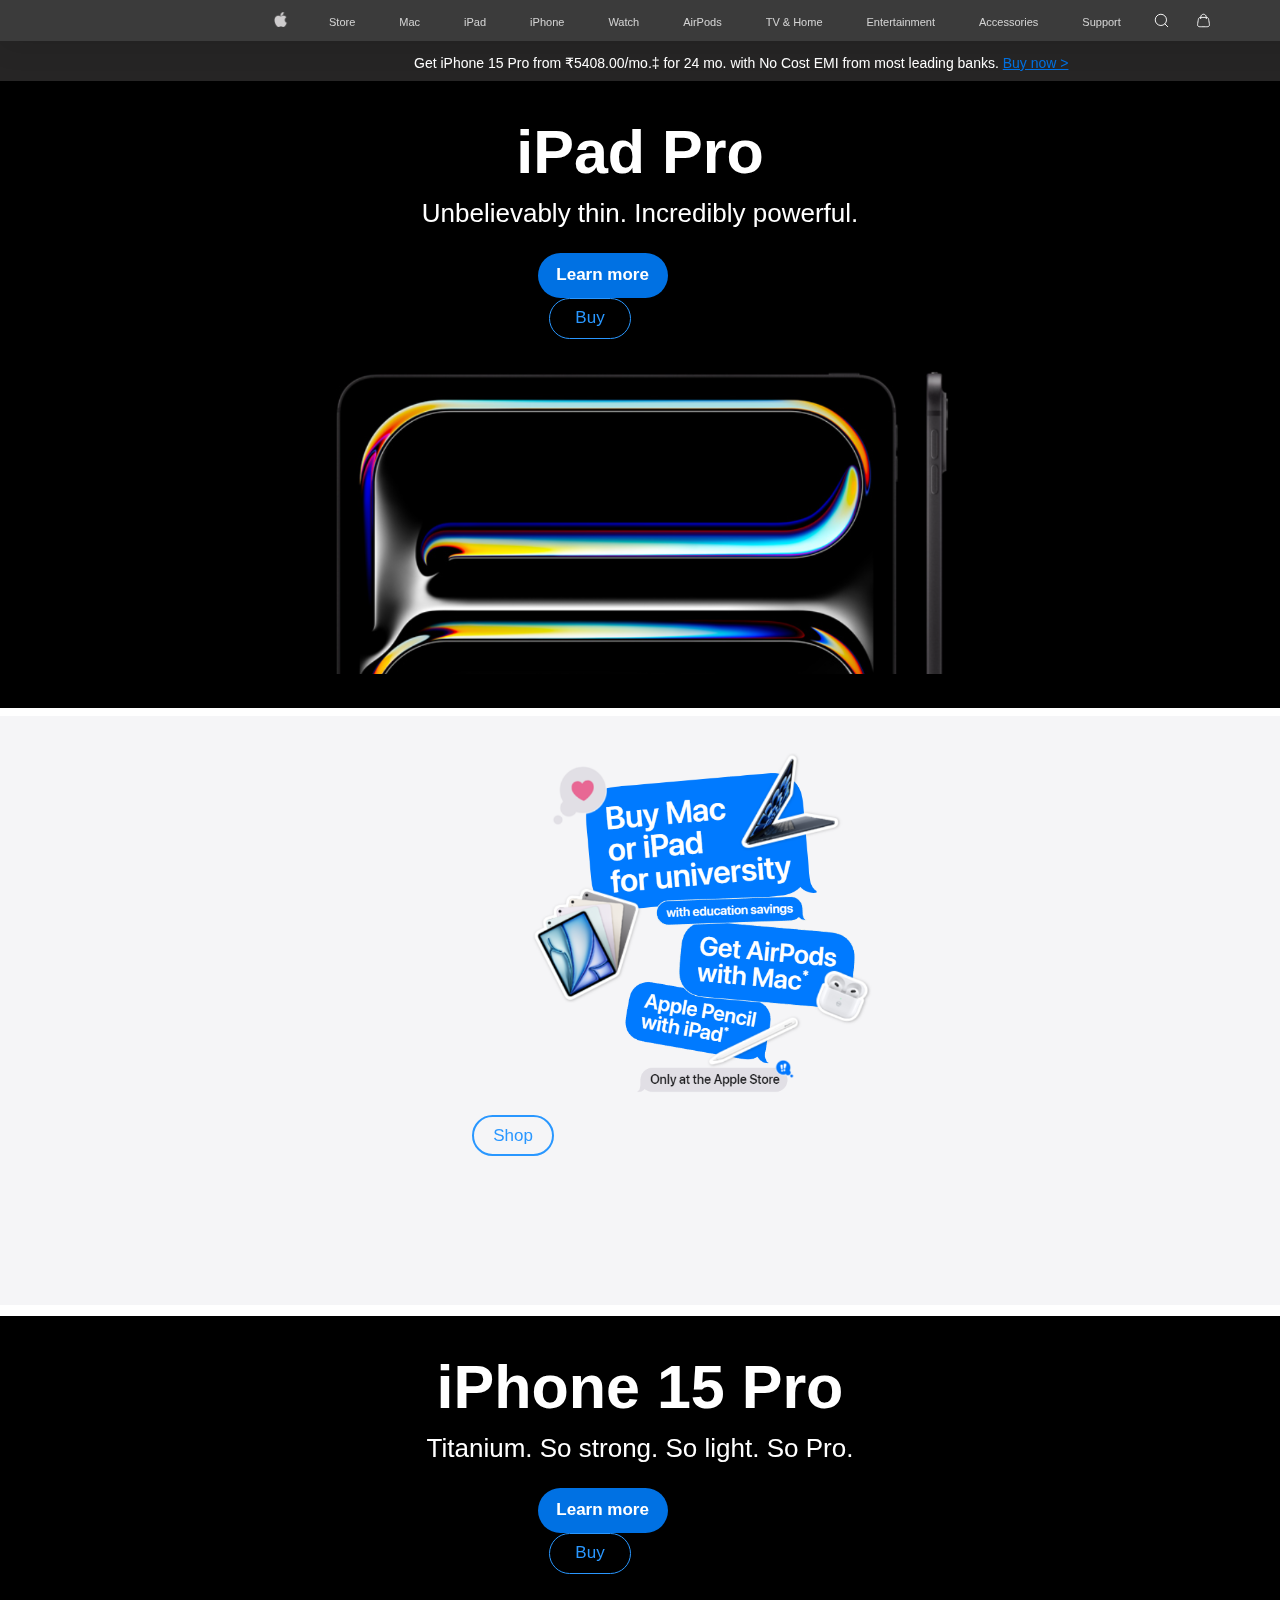
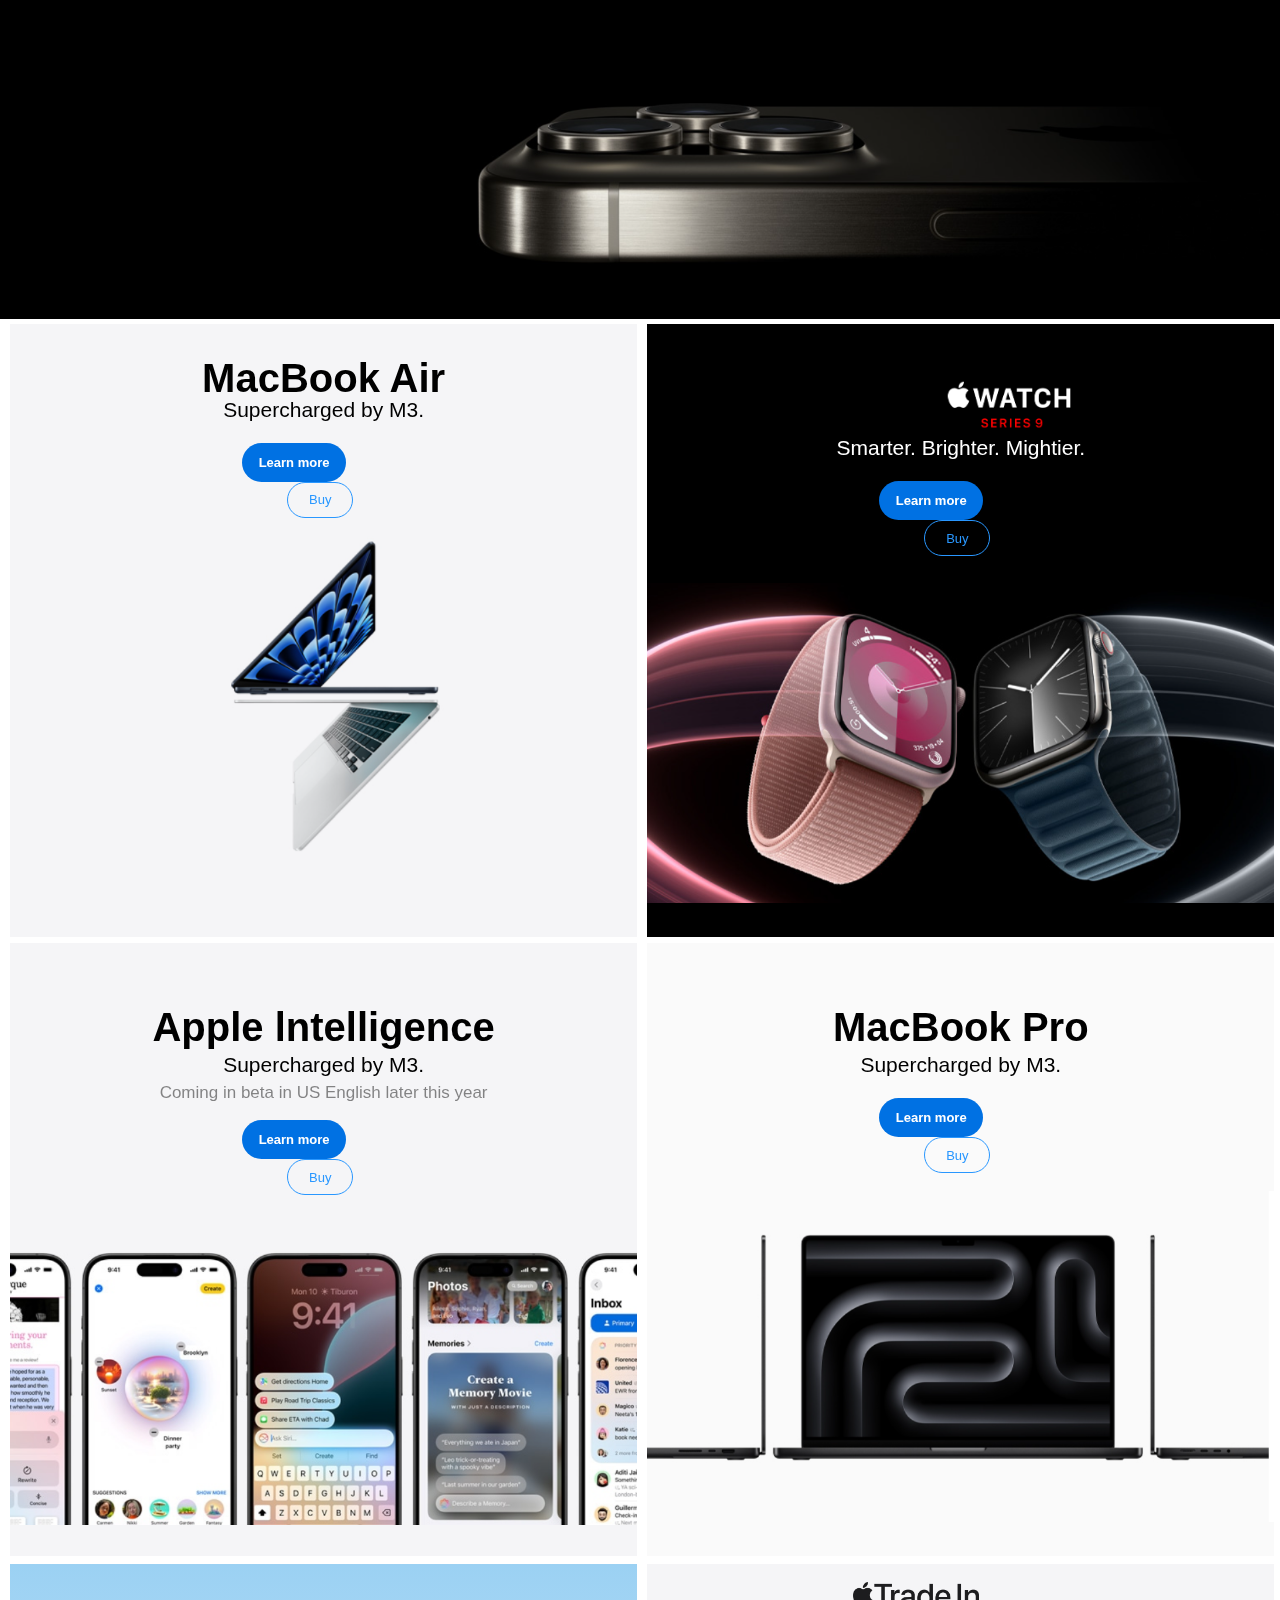
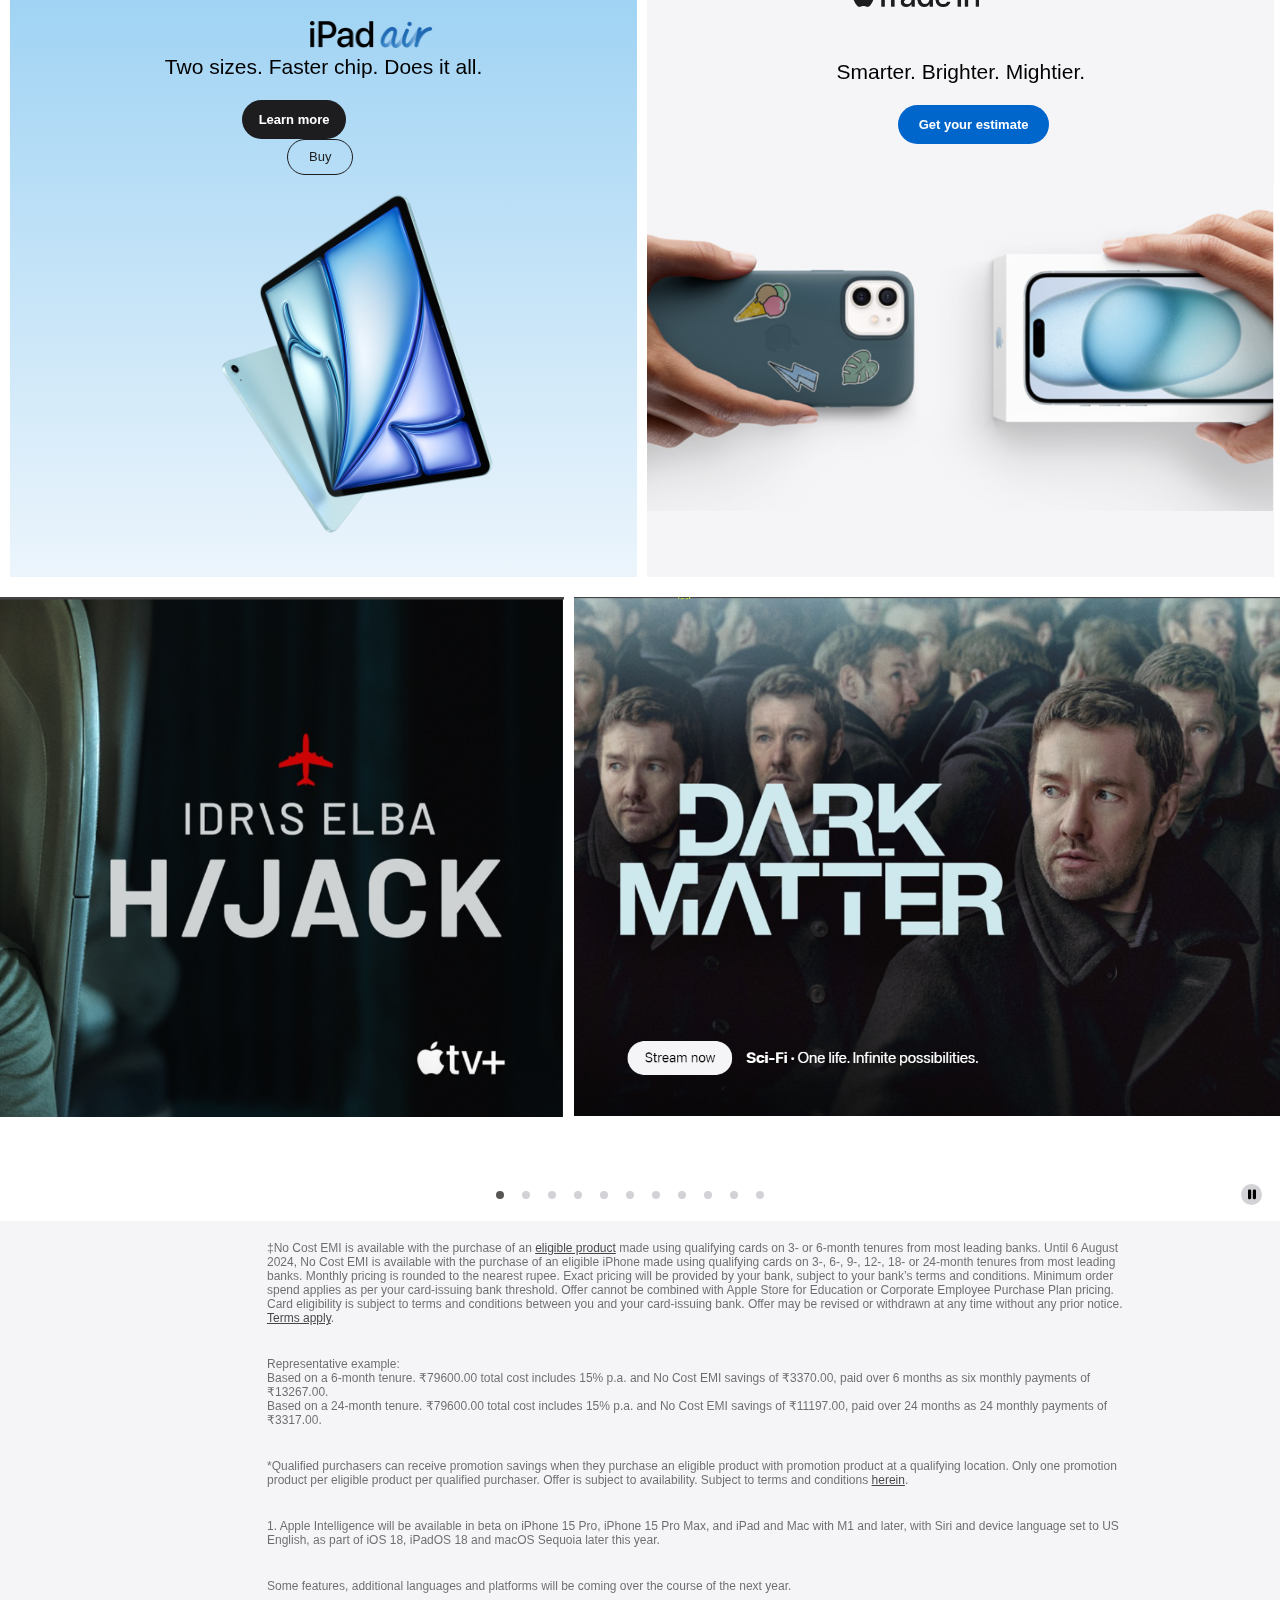
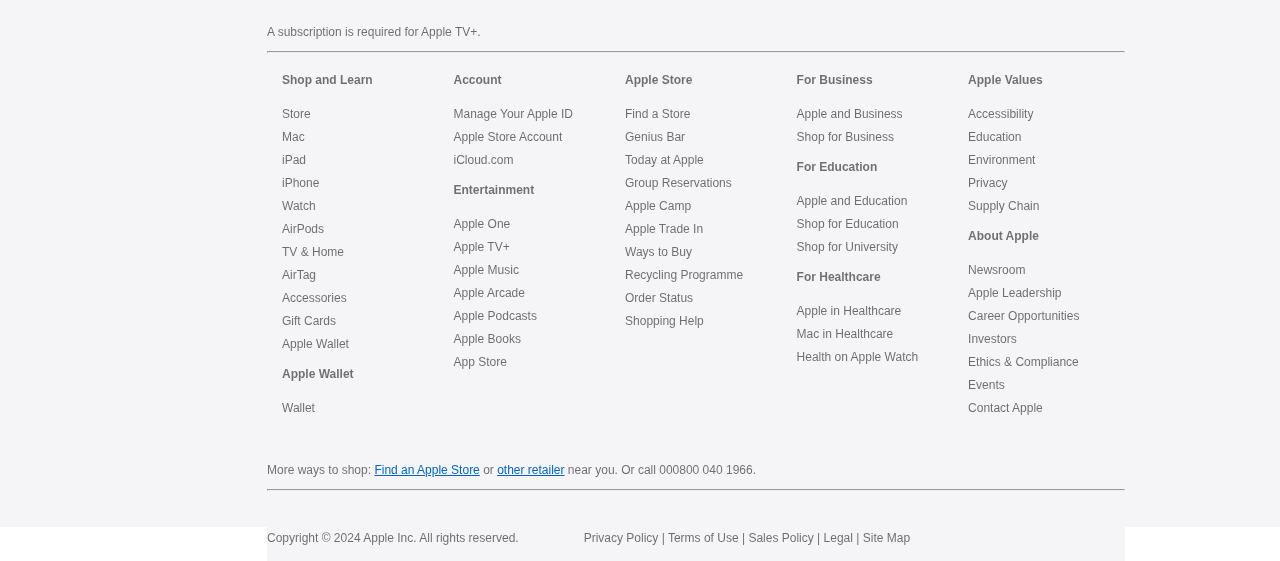
<file: index.html>
<!DOCTYPE html>
<html lang="en">
<head>
    <meta charset="UTF-8">
    <meta name="viewport" content="width=device-width, initial-scale=1.0">
    <title>Apple (india)</title>
    <link href="style.css" type="text/css" rel="stylesheet">
    <link href="tutorials-apple-removebg-preview.png" rel="icon" type="image/x-icon">
</head>
<body>
    
    <div class="main_body">
        <div class="header_main">
            
            <img src="apple.png" class="apple_logo">
            <nav>
               <ul class="header_font">
                <li id="font_header">Store</li>
                <li id="font_header">Mac</li>
                <li id="font_header">iPad</li>
                <li id="font_header">iPhone</li>
                <li id="font_header">Watch</li>
                <li id="font_header">AirPods</li>
                <li id="font_header">TV & Home</li>
                <li id="font_header">Entertainment</li>
                <li id="font_header">Accessories</li>
                <li id="font_header">Support</li>
                </ul>
                <svg xmlns="http://www.w3.org/2000/svg" viewBox="0 0 24 24" width="15" height="15" color="white" fill="none">
                    <path d="M17.5 17.5L22 22" stroke="currentColor" stroke-width="1.5" stroke-linecap="round" stroke-linejoin="round" />
                    <path d="M20 11C20 6.02944 15.9706 2 11 2C6.02944 2 2 6.02944 2 11C2 15.9706 6.02944 20 11 20C15.9706 20 20 15.9706 20 11Z" stroke="currentColor" stroke-width="1.5" stroke-linejoin="round" />
                </svg>
                <section>
                <svg class="box" xmlns="http://www.w3.org/2000/svg" viewBox="0 0 24 24" width="15" height="15" color="#ffffff" fill="none">
                    <path d="M3.06164 14.4413L3.42688 12.2985C3.85856 9.76583 4.0744 8.49951 4.92914 7.74975C5.78389 7 7.01171 7 9.46734 7H14.5327C16.9883 7 18.2161 7 19.0709 7.74975C19.9256 8.49951 20.1414 9.76583 20.5731 12.2985L20.9384 14.4413C21.5357 17.946 21.8344 19.6983 20.9147 20.8491C19.995 22 18.2959 22 14.8979 22H9.1021C5.70406 22 4.00504 22 3.08533 20.8491C2.16562 19.6983 2.4643 17.946 3.06164 14.4413Z" stroke="currentColor" stroke-width="1.5" />
                    <path d="M7.5 9L7.71501 5.98983C7.87559 3.74176 9.7462 2 12 2C14.2538 2 16.1244 3.74176 16.285 5.98983L16.5 9" stroke="currentColor" stroke-width="1.5" stroke-linecap="round" />
                </svg>
            </section>
            </nav>
                
        </div>
        </div>
        
        <div class="header">
            <div class="first_small_header">

            </div>
            <div class="first_sub_header">
                <p class="word">Get iPhone 15 Pro from ₹5408.00/mo.‡ for 24 mo. with No Cost EMI from most leading banks. <a id="link_color" href="#">Buy now ></a></p>
            </div>
            <div class="first_slide">
                <div class="heading_section_texts">
                    <h1 id="first_slide_head">iPad Pro</h1>
                    <p id="secont_slide_head">Unbelievably thin. Incredibly powerful.</p>
                    <button class="learn_more_button">Learn more</button>
                    <input  type="button"  value="Buy" ><br>
                    <img src="Screenshot 2024-08-02 183408.png">
                </div>
               
            </div>
            <div class="secont_slide">
                <img class="second_img" src="Screenshot 2024-08-03 014720.png">
                <input  type="button"  value="Shop" >
            </div>
            <div class="third_slide">
                <div class="heading_section_texts1">
                    <h1 id="first_slide_head1">iPhone 15 Pro</h1>
                    <p id="secont_slide_head1">Titanium. So strong. So light. So Pro.</p>
                    <button class="learn_more_button1">Learn more</button>
                    
                    <input  type="button"  value="Buy" ><br>
                    <img src="Screenshot 2024-08-03 024158.png">
                    
                </div>
            <div class="fifthe_slide">
                <div class="fifthe_slide_inner">
                       <div class="left1">
                        <h1 id="fifthe_slide_head">MacBook Air</h1>
                    <p id="fifthe_sub_slide_head">Supercharged by M3.</p>
                    <button class="learn_more_button1">Learn more</button>
                    
                    <input  type="button"  value="Buy" >
                    <img src="Screenshot 2024-08-03 101551.png">
                    
                       </div>
                        <div class="right1">
                            <div class="imag2">
                                <img  src="logo_watch_series_9__caarhvmrw9si_large.png">
                            </div>
                            <p id="fifthe_sub_slide_head1">Smarter. Brighter. Mightier.</p>
                            <button class="learn_more_button2">Learn more</button>
                            
                            <input  type="button"  value="Buy" >
                            <div class="imag1">
                            <img  src="Screenshot 2024-08-03 124126.png">
                        </div>
                        </div>
                        
                </div>
            </div>
            <div class="sixth_slide">
                <div class="sixth_slide_inner">
                        <div  class="left2">
                            <h1 id="sixth_slide_head">Apple lntelligence</h1>
                    <p id="sixth_sub_slide_head">Supercharged by M3.</p>
                    <p id="sixth_sub_sub_slide_head">Coming in beta in US English later this year</p>
                    <button class="learn_more_button">Learn more</button>
                    <input  type="button"  value="Buy" >
                    <img src="Screenshot 2024-08-03 130820.png">
                        </div>
                      
                        <div class="right2">
                            <h1 id="sixth_slide_head1">MacBook Pro</h1>
                    <p id="sixth_sub_slide_head1">Supercharged by M3.</p>
                    
                    <button class="learn_more_button">Learn more</button>
                    <input  type="button"  value="Buy" >
                    <img src="Screenshot 2024-08-03 144509.png">
                        </div>
                        
                </div>       
    </div>
    <div class="seventh_slide">
        <div class="seventh_slide_inner">
                <div  class="left3">
                    <div class="imag3">
                        <img  src="hero_eyebrow_logo__ee6zpqgwfxm6_large.png">
                    </div>
                    <p id="seventh_sub_slide_head">Two sizes. Faster chip. Does it all.</p>
                    <button class="learn_more_button1">Learn more</button>
                    
                    <input  type="button"  value="Buy" >
                    <img src="hero_endframe__fvm22b45e5me_large.png">
                    
                </div>
                <div class="right3">
                    <div class="imag_top">
                        <img  src="apple-trade-in-logo-202303.png">
                    </div>
                    <p id="seventh_slide_head1">Smarter. Brighter. Mightier.</p>
                    <div class="button_setting">
                    <button class="seventh_sub_slide_head1">Get your estimate</button>
                    </div>  
                    <div class="imag_last">
                    <img  src="Screenshot 2024-08-03 152327.png">
                </div>
                </div>    
    </div>
</div>
<main>
    
<div class="eight_slide">
    <div class="item">
        <img src="slideimage/Screenshot 2024-08-05 002855.png">
    </div>
    <div class="item">
        <img src="slideimage/Screenshot 2024-08-05 002758.png">
    </div>
    <div class="item">
        <img src="slideimage/Screenshot 2024-08-04 132700.png">
    </div>
    <div class="item">
        <img src="slideimage/Screenshot 2024-08-04 132744.png">
    </div>
    <div class="item">
        <img src="slideimage/Screenshot 2024-08-04 132848.png">
    </div>
    <div class="item">
        <img src="slideimage/Screenshot 2024-08-04 132937.png">
    </div>
    <div class="item">
        <img src="slideimage/Screenshot 2024-08-04 133017.png">
    </div>
    <div class="item">
        <img src="slideimage/Screenshot 2024-08-04 133044.png">
    </div>
    
    <div class="item">
        <img src="slideimage/Screenshot 2024-08-04 133119.png">
    </div>

</div>

</main>
<div class="scroll_uder_section">
    <div class="scroll_uder_section_inner">
        <button>
            <?xml version="1.0" ?><svg viewBox="0 0 320 512" xmlns="http://www.w3.org/2000/svg"><path d="M272 63.1l-32 0c-26.51 0-48 21.49-48 47.1v288c0 26.51 21.49 48 48 48L272 448c26.51 0 48-21.49 48-48v-288C320 85.49 298.5 63.1 272 63.1zM80 63.1l-32 0c-26.51 0-48 21.49-48 48v288C0 426.5 21.49 448 48 448l32 0c26.51 0 48-21.49 48-48v-288C128 85.49 106.5 63.1 80 63.1z"/></svg>
        </button>
        <div class="last_dot">
            <ul>
                <li id="color1"></li>
                <li></li>
                <li></li>
                <li></li>
                <li></li>
                <li></li>
                <li></li>
                <li></li>
                <li></li>
                <li></li>
                <li></li>

            </ul>

        </div>
    </div>
     
</div>
<footer>
    <div class="footer_content">
        <div class="footer_content_inner">
        <p>
            ‡No Cost EMI is available with the purchase of an <a href="#">eligible product</a> made using qualifying cards on 3- or 6-month tenures from most leading banks. Until 6 August 2024, No Cost EMI is available with the purchase of an eligible iPhone made using qualifying cards on 3-, 6-, 9-, 12-, 18- or 24-month tenures from most leading banks. Monthly pricing is rounded to the nearest rupee. Exact pricing will be provided by your bank, subject to your bank’s terms and conditions. Minimum order spend applies as per your card-issuing bank threshold. Offer cannot be combined with Apple Store for Education or Corporate Employee Purchase Plan pricing. Card eligibility is subject to terms and conditions between you and your card-issuing bank. Offer may be revised or withdrawn at any time without any prior notice. <a href="#">Terms apply</a>.
        </p>
        <p>
            Representative example:
            <br> Based on a 6-month tenure. ₹79600.00 total cost includes 15% p.a. and No Cost EMI savings of ₹3370.00, paid over 6 months as six monthly payments of ₹13267.00.
            <br> Based on a 24-month tenure. ₹79600.00 total cost includes 15% p.a. and No Cost EMI savings of ₹11197.00, paid over 24 months as 24 monthly payments of ₹3317.00.
        </p>
        <p>
            *Qualified purchasers can receive promotion savings when they purchase an eligible product with promotion product at a qualifying location. Only one promotion product per eligible product per qualified purchaser. Offer is subject to availability. Subject to terms and conditions <a href="#">herein</a>.
        </p>
        <p>
            1. Apple Intelligence will be available in beta on iPhone 15 Pro, iPhone 15 Pro Max, and iPad and Mac with M1 and later, with Siri and device language set to US English, as part of iOS 18, iPadOS 18 and macOS Sequoia later this year.
        </p>
        <p>
            Some features, additional languages and platforms will be coming over the course of the next year.
        </p>
        <p>
            A subscription is required for Apple TV+.
        </p>
        <hr>
    </div>
    <div class="footer-container">
        <div class="footer-column">
            <h3>Shop and Learn</h3>
            <ul>
                <li>Store</li>
                <li>Mac</li>
                <li>iPad</li>
                <li>iPhone</li>
                <li>Watch</li>
                <li>AirPods</li>
                <li>TV & Home</li>
                <li>AirTag</li>
                <li>Accessories</li>
                <li>Gift Cards</li>
                <li>Apple Wallet</li>
            </ul>
            <h3>Apple Wallet</h3>
            <ul>
                <li>Wallet</li>
                
            </ul>
        </div>
        <div class="footer-column">
            <h3>Account</h3>
            <ul>
                <li>Manage Your Apple ID</li>
                <li>Apple Store Account</li>
                <li>iCloud.com</li>
            </ul>
            <h3>Entertainment</h3>
            <ul>
                <li>Apple One</li>
                <li>Apple TV+</li>
                <li>Apple Music</li>
                <li>Apple Arcade</li>
                <li>Apple Podcasts</li>
                <li>Apple Books</li>
                <li>App Store</li>
            </ul>
        </div>
        <div class="footer-column">
            <h3>Apple Store</h3>
            <ul>
                <li>Find a Store</li>
                <li>Genius Bar</li>
                <li>Today at Apple</li>
                <li>Group Reservations</li>
                <li>Apple Camp</li>
                <li>Apple Trade In</li>
                <li>Ways to Buy</li>
                <li>Recycling Programme</li>
                <li>Order Status</li>
                <li>Shopping Help</li>
            </ul>
        </div>
        <div class="footer-column">
            <h3>For Business</h3>
            <ul>
                <li>Apple and Business</li>
                <li>Shop for Business</li>
            </ul>
            <h3>For Education</h3>
            <ul>
                <li>Apple and Education</li>
                <li>Shop for Education</li>
                <li>Shop for University</li>
            </ul>
            <h3>For Healthcare</h3>
            <ul>
                <li>Apple in Healthcare</li>
                <li>Mac in Healthcare</li>
                <li>Health on Apple Watch</li>
            </ul>
        </div>
        <div class="footer-column">
            <h3>Apple Values</h3>
            <ul>
                <li>Accessibility</li>
                <li>Education</li>
                <li>Environment</li>
                <li>Privacy</li>
                <li>Supply Chain</li>
            </ul>
            <h3>About Apple</h3>
            <ul>
                <li>Newsroom</li>
                <li>Apple Leadership</li>
                <li>Career Opportunities</li>
                <li>Investors</li>
                <li>Ethics & Compliance</li>
                <li>Events</li>
                <li>Contact Apple</li>
            </ul>
        </div>
    </div>
    <div class="under_foter">
        <div class="">
            <p>More ways to shop: <a href="#">Find an Apple Store</a> or <a href="#">other retailer</a> near you. Or call 000800 040 1966.</p>
        
        <hr id="footer_line">
        <div class="last_line_footer">
        <p>Copyright © 2024 Apple Inc. All rights reserved.</p>
        <p><a href="#">Privacy Policy</a> | <a href="#">Terms of Use</a> | <a href="#">Sales Policy</a> | <a href="#">Legal</a> | <a href="#">Site  Map</a></p>
        </div>
    </div>
    
</footer>

</body>
</html>
</file>
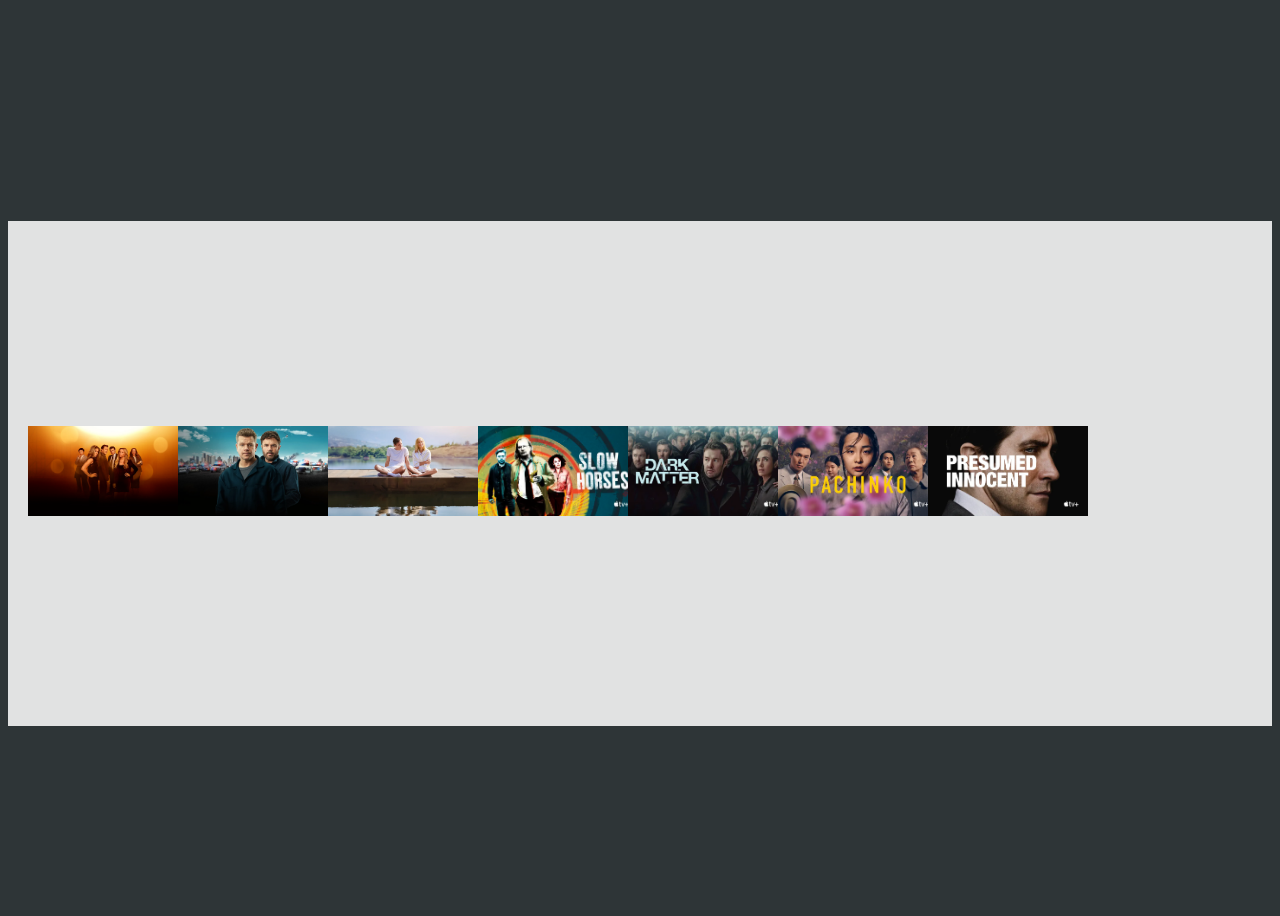
<file: in.html>
<!DOCTYPE html>
<html lang="en">
<head>
    <meta charset="UTF-8">
    <meta name="viewport" content="width=device-width, initial-scale=1.0">
    <title>Document</title>
    <link rel="stylesheet" href="ind.css" type="text/css">
</head>
<body>
    <body>
        <div class="wrapper">
            <div class="track">
                <div class="logo">
                    <img src="1679x945sr (1).webp"/>
                </div>
                <div class="logo">
                    <img src="1679x945sr (2).webp"/>
                </div>
                <div class="logo">
                    <img src="1679x945sr.webp"/>
                </div>
                <div class="logo">
                    <img src="670x377.webp"/>
                </div>
                <div class="logo">
                    <img src="738x416 (1).webp"/>
                </div>
                <div class="logo">
                    <img src="738x416 (2).webp"/>
                </div>
                <div class="logo">
                    <img src="738x416.webp"/>
                </div>
                
            </div>
        </div>
    </body>
    
</body>
</html>
</file>
<file: style.css>
.header_main{
    width: 1542px;
    height: 41px;
    background: rgb(0 0 0 / 77%);
    box-shadow: 0 4px 30px rgba(0, 0, 0, 0.1);
    backdrop-filter: blur(5px);
    -webkit-backdrop-filter: blur(5px);
    position: fixed;
    top: 0;
    
}
body{
    margin: 0px;
    font-family: SF Pro Text, SF Pro Icons, Helvetica Neue, Helvetica, Arial, sans-serif;
    scroll-behavior: smooth;
}
.apple_logo{
    width: 15px;
    height: 15px;
    padding-left: 273px;
    margin-top: 12px;
    cursor: pointer;
    
}
.header_main .header_font{
        padding-left: 27px;
        padding-top: 10px;
        color: rgba(0, 0, 0, 0.8);
        font-family: 'San Francisco', Helvetica, Arial, san-serif;
        font-size: 11px;
        display: flex;
        margin-top: -25px;
        margin-left: 258px; 
        cursor: pointer;    
}
 #font_header{
    padding-left: 44px;
    list-style-type: none;
    color: rgb(255 255 255 / 77%);
    font-size: 11px;
    cursor: pointer;
}
.header_main svg{
    margin-top: -26px;
    float: right;
    margin-right: 373px;
}
section {
    margin-right: -42px;
    margin-top: -3px;
}
.header{
    height: 724PX;
}
.first_small_header{
    width: 100%;
    height: 42px;
    background: rgb(22 22 23 / 0%);
}
.first_sub_header{
    width: 100%;
    height: 40px;
    background-color: #262525;
    margin-top: -15px;
}
.word{
    color: white;
    padding-top: 14px;
    font-size: 14px;
    padding-left: 414px
    
}
.word a{
    color: #0071e3;
    cursor: pointer;
}
.first_slide{
    width: 100%;
    height: 627px;
    background: black;
    margin-top: -41px;
}
.first_slide img{
    width: 10%;
    justify-content: center;
}
#first_slide_head{
    color: white;
    font-size: 61px;
    padding: 0px;
    text-align: center;
    padding-top: 36px;
    font-family: -apple-system, BlinkMacSystemFont, "Segoe UI", Roboto, Oxygen,
    Ubuntu, Cantarell, "Open Sans", "Helvetica Neue", sans-serif;
    font-weight: 600;
}
#secont_slide_head{
    color: white;
    margin-top: -30px;
    text-align: center;
    font-size: 26px;
    
   

}
.heading_section_texts button {
    
    margin-left: 42%;
    height: 45px;
    width: 130px;
    border-radius: 35px;
    font-size: 17px;
    background: #0071e3;
    color: white;
    border-color: transparent;
    font-weight: bold;
    margin-top: -2px;
    cursor: pointer;

   
}
.heading_section_texts button:hover{
    background: #1c80dd;
}
.heading_section_texts img{
    width: 53%;
    margin-left: 23%;
    margin-top: 5px;
}
.heading_section_texts input{
    margin-right: 649px;
    height: 41px;
    width: 82px;
    border-radius: 35px;
    font-size: 17px;
    background: #0000ff00;
    color: #2997ff;
    border: 1px solid #2997ff;
    margin-top: 0px;
    text-align: center;
    float: right;
    font-weight: normal;
    cursor: pointer;
}
.heading_section_texts input:hover{
    background: #0077ED;
    color: white;
    cursor: pointer;
}
.secont_slide{
    width: 100%;
    height: 589px;
    background: #f5f5f7;
    margin-top: 8px;
}
.second_img{
    width: 30%;
    margin-left: 510px;
    margin-top: 19px;
}
.secont_slide input{
    margin-right: 726px;
    height: 41px;
    width: 82px;
    border-radius: 35px;
    font-size: 17px;
    background: #0000ff00;
    color: #2997ff;
    border: 2px solid #2997ff;
    margin-top: 11px;
    text-align: center;
    float: right;
    cursor: pointer;
}
.secont_slide input:hover{
    background: #2997ff;
    color: white;
    cursor: pointer;
}
.third_slide{
    width: 100%;
    height: 613px;
    background: #000000;
    margin-top: 8px;
}
#first_slide_head1{
    color: white;
    font-size: 61px;
    padding: 0px;
    text-align: center;
    padding-top: 36px;
    font-family: -apple-system, BlinkMacSystemFont, "Segoe UI", Roboto, Oxygen, Ubuntu, Cantarell, "Open Sans", "Helvetica Neue", sans-serif;
    font-weight: 600;
    margin-top: 11px;
    
} 
#secont_slide_head1{
    color: white;
    margin-top: -30px;
    text-align: center;
    font-size: 26px;
   
}
.heading_section_texts1 button {
    
    margin-left: 42%;
    height: 45px;
    width: 130px;
    border-radius: 35px;
    font-size: 17px;
    background: #0071e3;
    color: white;
    border-color: transparent;
    font-weight: bold;
    margin-top: -2px;
    cursor: pointer;

   
}
.heading_section_texts1 button:hover{
    background: #1c80dd;
}
.heading_section_texts1 input{
    margin-right: 649px;
    height: 41px;
    width: 82px;
    border-radius: 35px;
    font-size: 17px;
    background: #0000ff00;
    color: #2997ff;
    border: 1px solid #2997ff;
    margin-top: 0px;
    text-align: center;
    float: right;
    font-weight: normal;
    cursor: pointer;
}
.heading_section_texts1 input:hover{
    background: #06c;
    color: white;
    cursor: pointer;
}

.third_slide img{
    width: 70%;
    justify-content: center;
    margin-left: 419px;
    margin-top: 70px;
}

.fifthe_slide{
    width: 100%;
    height: 613px;
    background: #000000;
    margin-top: 8px;
    display: flex;
    flex-wrap: nowrap;
    background: white;
}
.forthe_slide_inner{
    width: 100%;
    height: 613px;
    background: #000000;
    margin-top: 8px;
    display: flex;
    flex-wrap: nowrap;
    background: white;
}
.left1{
    width: 49%;
    height: 100%;
    background: #f5f5f7;
    margin-top: 5px;
    margin-left: 10px;
}
.right1{
    width: 49%;
    height: 100%;
    background: rgb(0 0 0);
    margin-top: 5px;
    margin-left: 10px;
   
}
.sixth_slide{
    width: 100%;
    height: 613px;
    background: #000000;
    margin-top: 8px;
    display: flex;
    flex-wrap: nowrap;
    background: white;
}
.sixth_slide_inner{
    width: 100%;
    height: 613px;
    background: #000000;
    margin-top: 8px;
    display: flex;
    flex-wrap: nowrap;
    background: white;
}
.left2{
    width: 49%;
    height: 100%;
    background: #f5f5f7;
    margin-top: -5px;
    margin-left: 10px;
}
.right2{
    width: 49%;
    height: 100%;
    background: #fafafa;
    margin-top: -5px;
    margin-left: 10px;
   
}
.seventh_slide{
    width: 100%;
    height: 613px;
    background: #000000;
    margin-top: 8px;
    display: flex;
    flex-wrap: nowrap;
    background: white;
}
.seventh_slide_inner{
    width: 100%;
    height: 613px;
    background: #000000;
    margin-top: 8px;
    display: flex;
    flex-wrap: nowrap;
    background: white;
}
.left3{
    width: 49%;
    height: 100%;
    background: linear-gradient(to bottom, #9bd1f3, #ecf5fc);
    margin-top: -5px;
    margin-left: 10px;
}
.right3{
    width: 49%;
    height: 100%;
    background: #f5f5f7;
    margin-top: -5px;
    margin-left: 10px;
   
}
.fifthe_slide_inner{
    width: 100%;
    height:  613px;;
    display: flex;
}
#fifthe_slide_head{
    color: rgb(0, 0, 0);
    font-size: 40px;
    padding: 0px;
    text-align: center;
    padding-top: 5px;
    font-family: -apple-system, BlinkMacSystemFont, "Segoe UI", Roboto, Oxygen, Ubuntu, Cantarell, "Open Sans", "Helvetica Neue", sans-serif;
    font-weight: 600;
}
#fifthe_sub_slide_head{
    color: rgb(0, 0, 0);
    margin-top: -30px;
    text-align: center;
    font-size: 21px;
    font-weight: normal;
    
}
.fifthe_slide_inner button{
    margin-left: 37%;
    height: 39px;
    width: 104px;
    border-radius: 35px;
    font-size: 13px;
    background: #0071e3;
    color: white;
    border-color: transparent;
    font-weight: bold;
    cursor: pointer;
}
.fifthe_slide_inner button:hover{
    background: #1c80dd;
}
.fifthe_slide_inner input{
    margin-right: 284px;
    height: 36px;
    width: 66px;
    border-radius: 35px;
    font-size: 13px;
    background: #0000ff00;
    color: #2997ff;
    border: 1px solid #2997ff;
    margin-top: 0px;
    text-align: center;
    float: right;
    font-weight: normal;
    cursor: pointer;
}
.fifthe_slide_inner input:hover{
    background: #06c;
    color: white;
    cursor: pointer;
}
.fifthe_slide_inner img{
    width: 58%;
    margin-top: 18px;
    margin-left: 153px;
}

#fifthe_sub_slide_head1{
    color: rgb(255, 255, 255);
    margin-top: 2px;
    text-align: center;
    font-size: 21px;
    font-weight: normal;

}
.fifthe_slide_inner button{
    margin-left: 37%;
    height: 39px;
    width: 104px;
    border-radius: 35px;
    font-size: 13px;
    background: #0071e3;
    color: white;
    border-color: transparent;
    font-weight: bold;
    cursor: pointer;
}

.fifthe_slide_inner button:hover{
    background: #1c80dd;
}
.fifthe_slide_inner input{
    margin-right: 284px;
    height: 36px;
    width: 66px;
    border-radius: 35px;
    font-size: 13px;
    background: #0000ff00;
    color: #2997ff;
    border: 1px solid #2997ff;
    margin-top: 0px;
    text-align: center;
    float: right;
    font-weight: normal;
    cursor: pointer;
}
.fifthe_slide_inner input:hover{
    background: #06c;
    color: white;
    cursor: pointer;
}

.imag1 img{
    width: 100%;
    margin-top: 27px;
    margin-left: 0px;
}
.imag2 img{
    width: 20%;
    margin-left: 299px;
    padding-top: 38px;
}
.sixth_slide_inner{
    width: 100%;
    height:  613px;;
    display: flex;
}
#sixth_slide_head{
    color: rgb(0, 0, 0);
    font-size: 40px;
    padding: 0px;
    text-align: center;
    padding-top: 5px;
    font-family: -apple-system, BlinkMacSystemFont, "Segoe UI", Roboto, Oxygen, Ubuntu, Cantarell, "Open Sans", "Helvetica Neue", sans-serif;
    font-weight: 600;
    margin-top: 57px;

}
#sixth_sub_slide_head{
    color: rgb(0, 0, 0);
   padding-top: 10px;
    text-align: center;
    font-size: 21px;
    font-weight: normal;
    margin-top: -34px;
    
}
#sixth_sub_sub_slide_head{
    color: rgb(0 0 0 / 47%);
    padding-top: -11px;
    text-align: center;
    font-size: 17px;
    font-weight: normal;
    margin-top: -15px;
}
.sixth_slide_inner button{
    margin-left: 37%;
    height: 39px;
    width: 104px;
    border-radius: 35px;
    font-size: 13px;
    background: #0071e3;
    color: white;
    border-color: transparent;
    font-weight: bold;
    cursor: pointer;
}
.sixth_slide_inner button:hover{
    background: #1c80dd;
}

.sixth_slide_inner input{
    margin-right: 284px;
    height: 36px;
    width: 66px;
    border-radius: 35px;
    font-size: 13px;
    background: #0000ff00;
    color: #2997ff;
    border: 1px solid #2997ff;
    margin-top: 0px;
    text-align: center;
    float: right;
    font-weight: normal;
    cursor: pointer;
}
.sixth_slide_inner input:hover{
    background: #06c;
    color: white;
    cursor: pointer;
}
.sixth_slide_inner img{
       width: 100%;
    margin-top: 18px;
    margin-left: 0px;
}
#sixth_slide_head1{
    color: rgb(0, 0, 0);
    font-size: 40px;
    padding: 0px;
    text-align: center;
    padding-top: 5px;
    font-family: -apple-system, BlinkMacSystemFont, "Segoe UI", Roboto, Oxygen, Ubuntu, Cantarell, "Open Sans", "Helvetica Neue", sans-serif;
    font-weight: 600;
    margin-top: 57px;

}
#sixth_sub_slide_head1{
    color: rgb(0, 0, 0);
   padding-top: 10px;
    text-align: center;
    font-size: 21px;
    font-weight: normal;
    margin-top: -34px;
    
}
#sixth_sub_sub_slide_head1{
    color: rgb(0 0 0 / 47%);
    padding-top: -11px;
    text-align: center;
    font-size: 17px;
    font-weight: normal;
    margin-top: -15px;
}
.sixth_slide_inner button{
    margin-left: 37%;
    height: 39px;
    width: 104px;
    border-radius: 35px;
    font-size: 13px;
    background: #0071e3;
    color: white;
    border-color: transparent;
    font-weight: bold;
    cursor: pointer;
}
.sixth_slide_inner button:hover{
    background: #1c80dd;
}

.sixth_slide_inner input{
    margin-right: 284px;
    height: 36px;
    width: 66px;
    border-radius: 35px;
    font-size: 13px;
    background: #0000ff00;
    color: #2997ff;
    border: 1px solid #2997ff;
    margin-top: 0px;
    text-align: center;
    float: right;
    font-weight: normal;
    cursor: pointer;
}
.sixth_slide_inner input:hover{
    background: #06c;
    color: white;
    cursor: pointer;
    cursor: pointer;
}
.sixth_slide_inner img{
       width: 100%;
    margin-top: 18px;
    margin-left: 0px;
}
.seventh_slide_inner{
    width: 100%;
    height:  613px;;
    display: flex;
}
#seventh_slide_head{
    color: rgb(0, 0, 0);
    font-size: 40px;
    padding: 0px;
    text-align: center;
    padding-top: 5px;
    font-family: -apple-system, BlinkMacSystemFont, "Segoe UI", Roboto, Oxygen, Ubuntu, Cantarell, "Open Sans", "Helvetica Neue", sans-serif;
    font-weight: 600;
}
#seventh_sub_slide_head{
    color: 1d1d1f;
    margin-top: 1px;
    text-align: center;
    font-size: 21px;
    font-weight: normal;
    
}
.seventh_slide_inner button{
    margin-left: 37%;
    height: 39px;
    width: 104px;
    border-radius: 35px;
    font-size: 13px;
    background: #1D1D1F ;
    color: #FFF ;
    border-color: transparent;
    font-weight: bold;
    cursor: pointer;
}
.seventh_slide_inner button:hover{
    background: #363637;
}
.seventh_slide_inner input{
    margin-right: 284px;
    height: 36px;
    width: 66px;
    border-radius: 35px;
    font-size: 13px;
    background: #0000ff00;
    color: #1D1D1F;
    border: 1px solid #1D1D1F;
    margin-top: 0px;
    text-align: center;
    float: right;
    font-weight: normal;
    cursor: pointer;
}
.seventh_slide_inner input:hover{
    background: #1D1D1F;
    color: white;
    cursor: pointer;
}
.seventh_slide_inner img{
    width: 45%;
    margin-top: 18px;
    margin-left: 206px;
}
.imag3 img {
    width: 20%;
    margin-left: 299px;
    padding-top: 38px;
}


#seventh_slide_head1{
    color: rgb(0 0 0);
    margin-top: 49px;
    text-align: center;
    font-size: 21px;
    font-weight: normal;

}
.button_setting button {
    margin-left: 40%;
    height: 39px;
    width: 151px;
    border-radius: 35px;
    font-size: 13px;
    background: #06c;
    color: white;
    border-color: transparent;
    font-weight: bold;
    cursor: pointer;
}
.button_setting button:hover{
    background: #1c80dd;
}
.imag_top img{
    width: 20%;
    
    
    
}
.imag_last img{
    margin-left: 0px;
    margin-top: 40px;
    width: 100%;
}

main{
    width: 100%;
    height: 602px;
    background: #ffffff;
    z-index: -1;
    position: relative;
   
}
main::-webkit-scrollbar{
    width: 0px;
}
.eight_slide{
    width: 100%;
    height:600px;
    background: #ffffff;
   display:flex;
   overflow-x: auto;
   display: flex;
   overflow-y:hidden ;
   margin-top: 10px;
   z-index: -1;
   position: absolute;
	
  

}
.eight_slide::-webkit-scrollbar{
    width: 0px;
    height: 0px;
    margin: 0;
}
.eight_slide .item{
    background-color: rgba(0, 0, 0, 0);
    min-width: 76%;
    height: 600px;
    margin-top: 83px;
    margin-left: 10px;
    width: calc(150px * 10);
    animation: scroll 15s 0.5s cubic-bezier(0.25, 0.1, 0.25, 1)   infinite;
   
}
.item img{
   
    margin-top: -70px;
    margin-left: -419px;
    width: 100%;
    object-fit: cover;
    z-index: 10;
   
}
.item img:hover{
    transform: scale(1.018);
transition: transform 0.7s;
cursor: pointer;
}

@keyframes  scroll {
	from {
		transform: translateX(0);
	}
	to {
		transform: translateX(calc(-150px * 5));
	}
}
.scroll_uder_section {
    width: 100%;
    height: 30px;
    background: rgb(255, 255, 255);
    margin-top: -13px;
}
.scroll_uder_section_inner button{
    width: 21px;
    height: 21px;
    background: #d2d2d7;
    float: right;
    margin-top:5px;
    margin-right: 18px;
    border-radius: 20px;
   border-color: #00000000;
   

}
button svg{
    width: 8px;
    padding-right: 1px;
    margin-left: -1px;
    margin-top: 1px;
}

.last_dot ul{
    display: flex;
    justify-content: center;
    padding-left: 82px;
   
}
.last_dot ul li{
    padding-left: 19px;
    width: 7px;
    font-size: 26px;
    color: #d2d2d7;
}
 #color1{
    color: #595555;
}
footer{
    width: 100%;
    height: 906px;
    background: rgb(245, 245, 247);
}
.footer_content{
    width: 67%;
    height: 800px;
    background: rgb(245, 245, 247);
    margin-left: 267px;

}
.footer_content p{
    font-size: 12px;
    color: rgba(0, 0, 0, 0.56);
    padding-top: 20px;

}
.footer_content p a{
    color: rgba(0, 0, 0, 0.72);
}
.footer-container {
    display: flex;
    justify-content: space-around;
    max-width: 1200px;
    margin: 0 auto;
}

.footer-column {
    flex: 1;
    margin: 0 15px;
}

.footer-column h3 {
    font-size: 12px;
    margin-bottom: 10px;
    color: rgb(0 0 0 / 55%);
}

.footer-column ul {
    list-style: none;
    padding: 0;
   
}

.footer-column ul li {
    margin-bottom: 5px;
    font-size: 12px;
    font-weight: normal;
    color: rgba(0, 0, 0, 0.56);
    padding-top: 4px;
}
.under_foter{
    width: 100%;
    height: 118px;
    background:  rgb(245, 245, 247);
}
.under_foter p a{
    color: rgb(0, 102, 204);
}
.last_line_footer{
    display: flex;
    margin-left: -65px;
    
}
.last_line_footer p{
 padding-left: 65px;
}
.last_line_footer p a{
    color: rgba(0, 0, 0, 0.56);
   text-decoration: none;
}
</file>
<file: ind.css>
body {
	background-color: #2E3537;
	height: 100vh;
	display: flex;
	align-items: center;
	justify-content: center;
}

.wrapper {
	background-color: #E1E2E2;
    height: 505px;
    overflow: hidden;
    position: relative;
    width: 100%;
    display: flex;
    align-items: center;
    padding: 0 20px;
    top: 15px;
}

.wrapper:before, .wrapper:after {
	content: "";
	position: absolute;
	height: 130px;
	width: 150px;
	z-index: 2;
}

.wrapper:after {
	right: 0;
	top: 0;
	transform: rotateZ(180deg);
}

.wrapper:before {
	left: 0;
	top: 0;
}

.wrapper .track {
	display: flex;
	width: calc(150px * 10);
	animation: scroll 15s 0.5s linear infinite;
}

.wrapper .logo {
	width: 150px;
}

.wrapper .logo img {
	height: 90px;
}

@keyframes  scroll {
	from {
		transform: translateX(0);
	}
	to {
		transform: translateX(calc(-150px * 5));
	}
}
</file>
